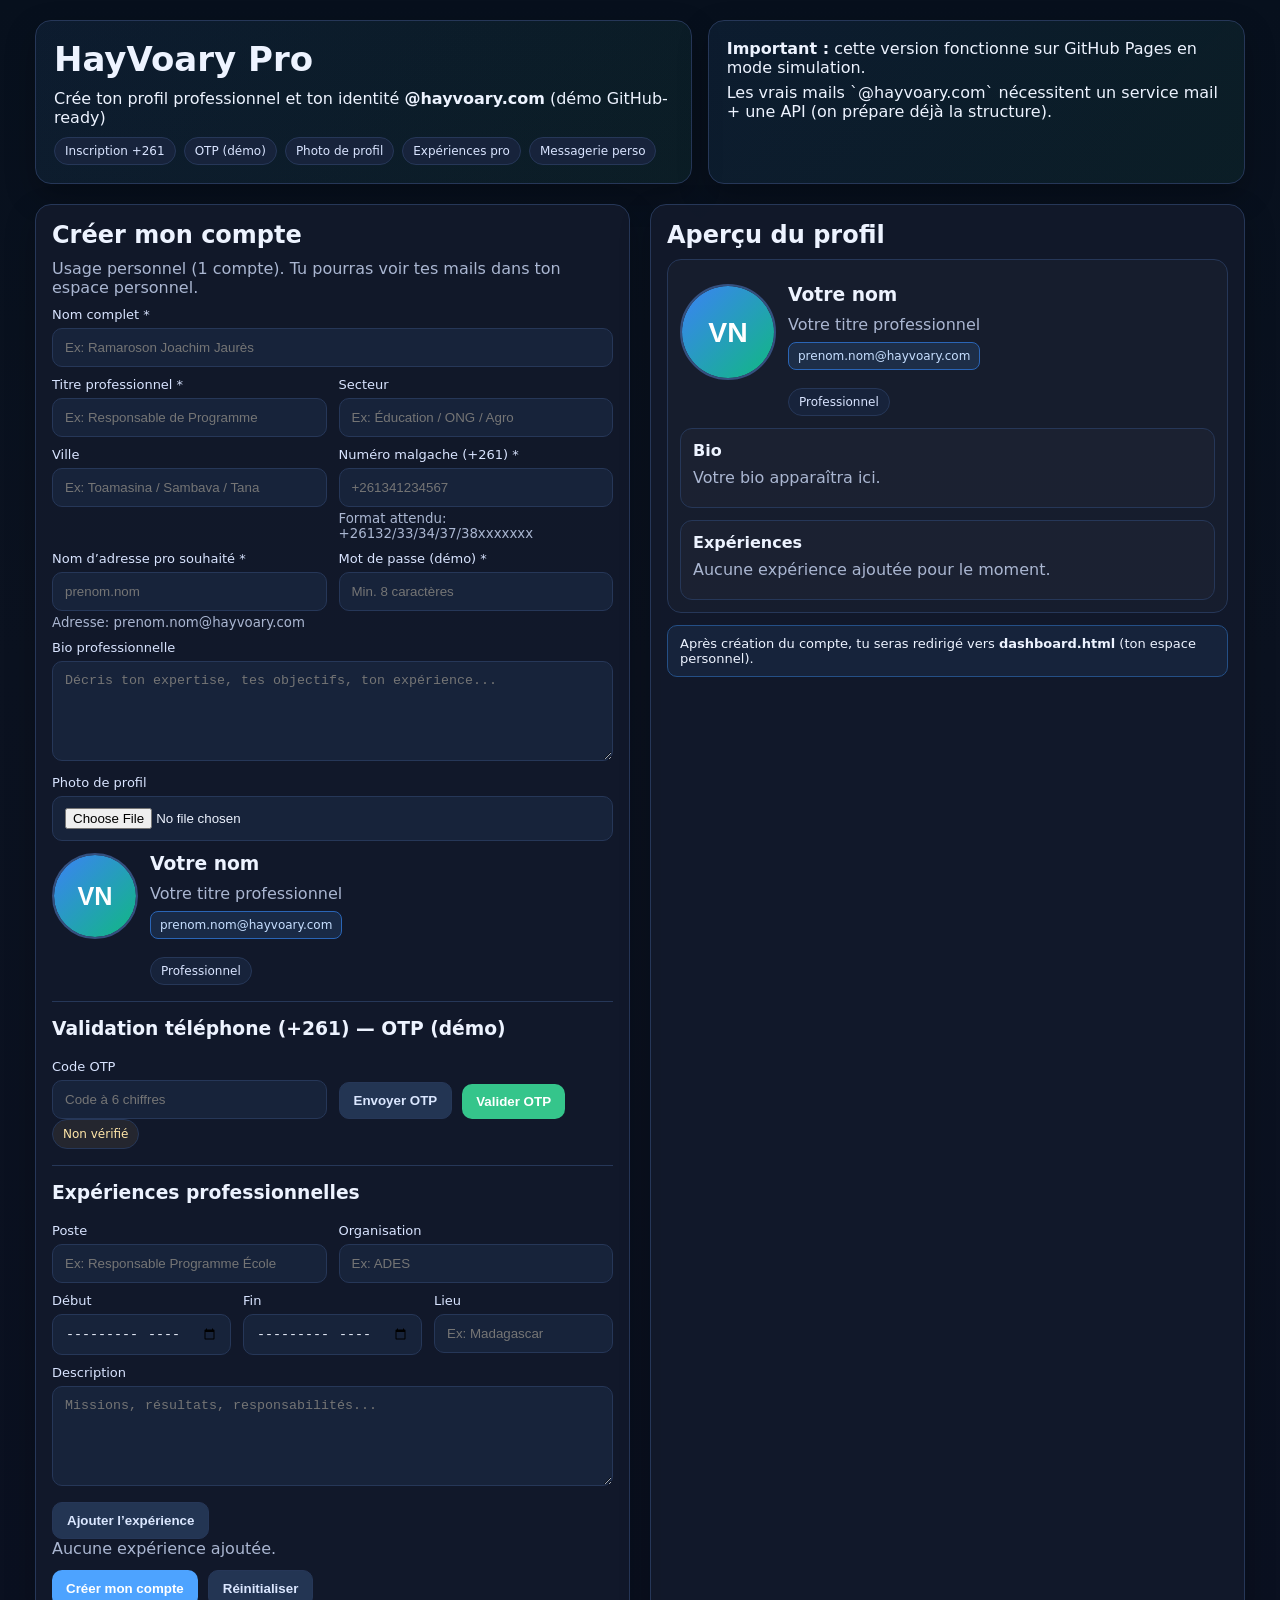
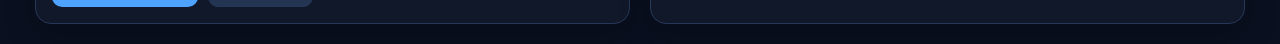
<file: index.html>
<!DOCTYPE html>
<html lang="fr">
<head>
  <meta charset="UTF-8" />
  <meta name="viewport" content="width=device-width, initial-scale=1.0" />
  <title>HayVoary Pro - Inscription</title>
  <link rel="stylesheet" href="style.css" />
</head>
<body>
  <div class="container">
    <header class="hero">
      <div>
        <h1>HayVoary Pro</h1>
        <p>Crée ton profil professionnel et ton identité <strong>@hayvoary.com</strong> (démo GitHub-ready)</p>
        <div class="chips">
          <span class="chip">Inscription +261</span>
          <span class="chip">OTP (démo)</span>
          <span class="chip">Photo de profil</span>
          <span class="chip">Expériences pro</span>
          <span class="chip">Messagerie perso</span>
        </div>
      </div>
      <div class="hero-note">
        <p><strong>Important :</strong> cette version fonctionne sur GitHub Pages en mode simulation.</p>
        <p>Les vrais mails `@hayvoary.com` nécessitent un service mail + une API (on prépare déjà la structure).</p>
      </div>
    </header>

    <main class="grid-2">
      <!-- FORMULAIRE -->
      <section class="card">
        <h2>Créer mon compte</h2>
        <p class="muted">Usage personnel (1 compte). Tu pourras voir tes mails dans ton espace personnel.</p>

        <label>Nom complet *</label>
        <input id="fullName" type="text" placeholder="Ex: Ramaroson Joachim Jaurès" />

        <div class="row">
          <div>
            <label>Titre professionnel *</label>
            <input id="jobTitle" type="text" placeholder="Ex: Responsable de Programme" />
          </div>
          <div>
            <label>Secteur</label>
            <input id="sector" type="text" placeholder="Ex: Éducation / ONG / Agro" />
          </div>
        </div>

        <div class="row">
          <div>
            <label>Ville</label>
            <input id="city" type="text" placeholder="Ex: Toamasina / Sambava / Tana" />
          </div>
          <div>
            <label>Numéro malgache (+261) *</label>
            <input id="phone" type="tel" placeholder="+261341234567" />
            <small id="phoneHelp" class="muted">Format attendu: +26132/33/34/37/38xxxxxxx</small>
          </div>
        </div>

        <div class="row">
          <div>
            <label>Nom d’adresse pro souhaité *</label>
            <input id="emailLocal" type="text" placeholder="prenom.nom" />
            <small class="muted">Adresse: <span id="emailPreview">prenom.nom@hayvoary.com</span></small>
          </div>
          <div>
            <label>Mot de passe (démo) *</label>
            <input id="password" type="password" placeholder="Min. 8 caractères" />
          </div>
        </div>

        <label>Bio professionnelle</label>
        <textarea id="bio" placeholder="Décris ton expertise, tes objectifs, ton expérience..."></textarea>

        <label>Photo de profil</label>
        <input id="avatarInput" type="file" accept="image/*" />

        <div class="preview-card">
          <img id="avatarPreview" class="avatar lg" alt="Aperçu profil" />
          <div>
            <h3 id="previewName">Votre nom</h3>
            <p id="previewTitle" class="muted">Votre titre professionnel</p>
            <p id="previewMail" class="badge">votreadresse@hayvoary.com</p>
            <div class="chips" id="previewChips"></div>
          </div>
        </div>

        <hr />

        <h3>Validation téléphone (+261) — OTP (démo)</h3>
        <div class="row">
          <div>
            <label>Code OTP</label>
            <input id="otpInput" type="text" maxlength="6" placeholder="Code à 6 chiffres" />
          </div>
          <div class="otp-buttons">
            <button class="btn secondary" id="sendOtpBtn" type="button">Envoyer OTP</button>
            <button class="btn success" id="verifyOtpBtn" type="button">Valider OTP</button>
          </div>
        </div>
        <div id="otpStatus" class="status warn">Non vérifié</div>
        <p id="otpDemoMessage" class="muted small"></p>

        <hr />

        <h3>Expériences professionnelles</h3>
        <div class="row">
          <div>
            <label>Poste</label>
            <input id="expRole" type="text" placeholder="Ex: Responsable Programme École" />
          </div>
          <div>
            <label>Organisation</label>
            <input id="expOrg" type="text" placeholder="Ex: ADES" />
          </div>
        </div>
        <div class="row-3">
          <div>
            <label>Début</label>
            <input id="expStart" type="month" />
          </div>
          <div>
            <label>Fin</label>
            <input id="expEnd" type="month" />
          </div>
          <div>
            <label>Lieu</label>
            <input id="expPlace" type="text" placeholder="Ex: Madagascar" />
          </div>
        </div>
        <label>Description</label>
        <textarea id="expDesc" placeholder="Missions, résultats, responsabilités..."></textarea>

        <div class="actions">
          <button class="btn secondary" id="addExpBtn" type="button">Ajouter l’expérience</button>
        </div>

        <div id="experienceList"></div>

        <div class="actions">
          <button class="btn" id="createAccountBtn" type="button">Créer mon compte</button>
          <button class="btn secondary" id="clearFormBtn" type="button">Réinitialiser</button>
        </div>

        <div id="formMessage" class="alert hidden"></div>
      </section>

      <!-- APERCU -->
      <section class="card">
        <h2>Aperçu du profil</h2>
        <div id="liveProfilePreview" class="profile-card-large">
          <div class="profile-header">
            <img id="liveAvatar" class="avatar xl" alt="Profil" />
            <div>
              <h3 id="liveName">Votre nom</h3>
              <p id="liveJob" class="muted">Titre professionnel</p>
              <p id="liveEmail" class="badge">adresse@hayvoary.com</p>
              <div class="chips" id="liveTags"></div>
            </div>
          </div>

          <div class="section-box">
            <h4>Bio</h4>
            <p id="liveBio" class="muted">Votre bio apparaîtra ici.</p>
          </div>

          <div class="section-box">
            <h4>Expériences</h4>
            <div id="liveExpList" class="muted">Aucune expérience ajoutée pour le moment.</div>
          </div>
        </div>

        <div class="alert info">
          Après création du compte, tu seras redirigé vers <strong>dashboard.html</strong> (ton espace personnel).
        </div>
      </section>
    </main>
  </div>

  <script src="app.js"></script>
</body>
</html>
</file>
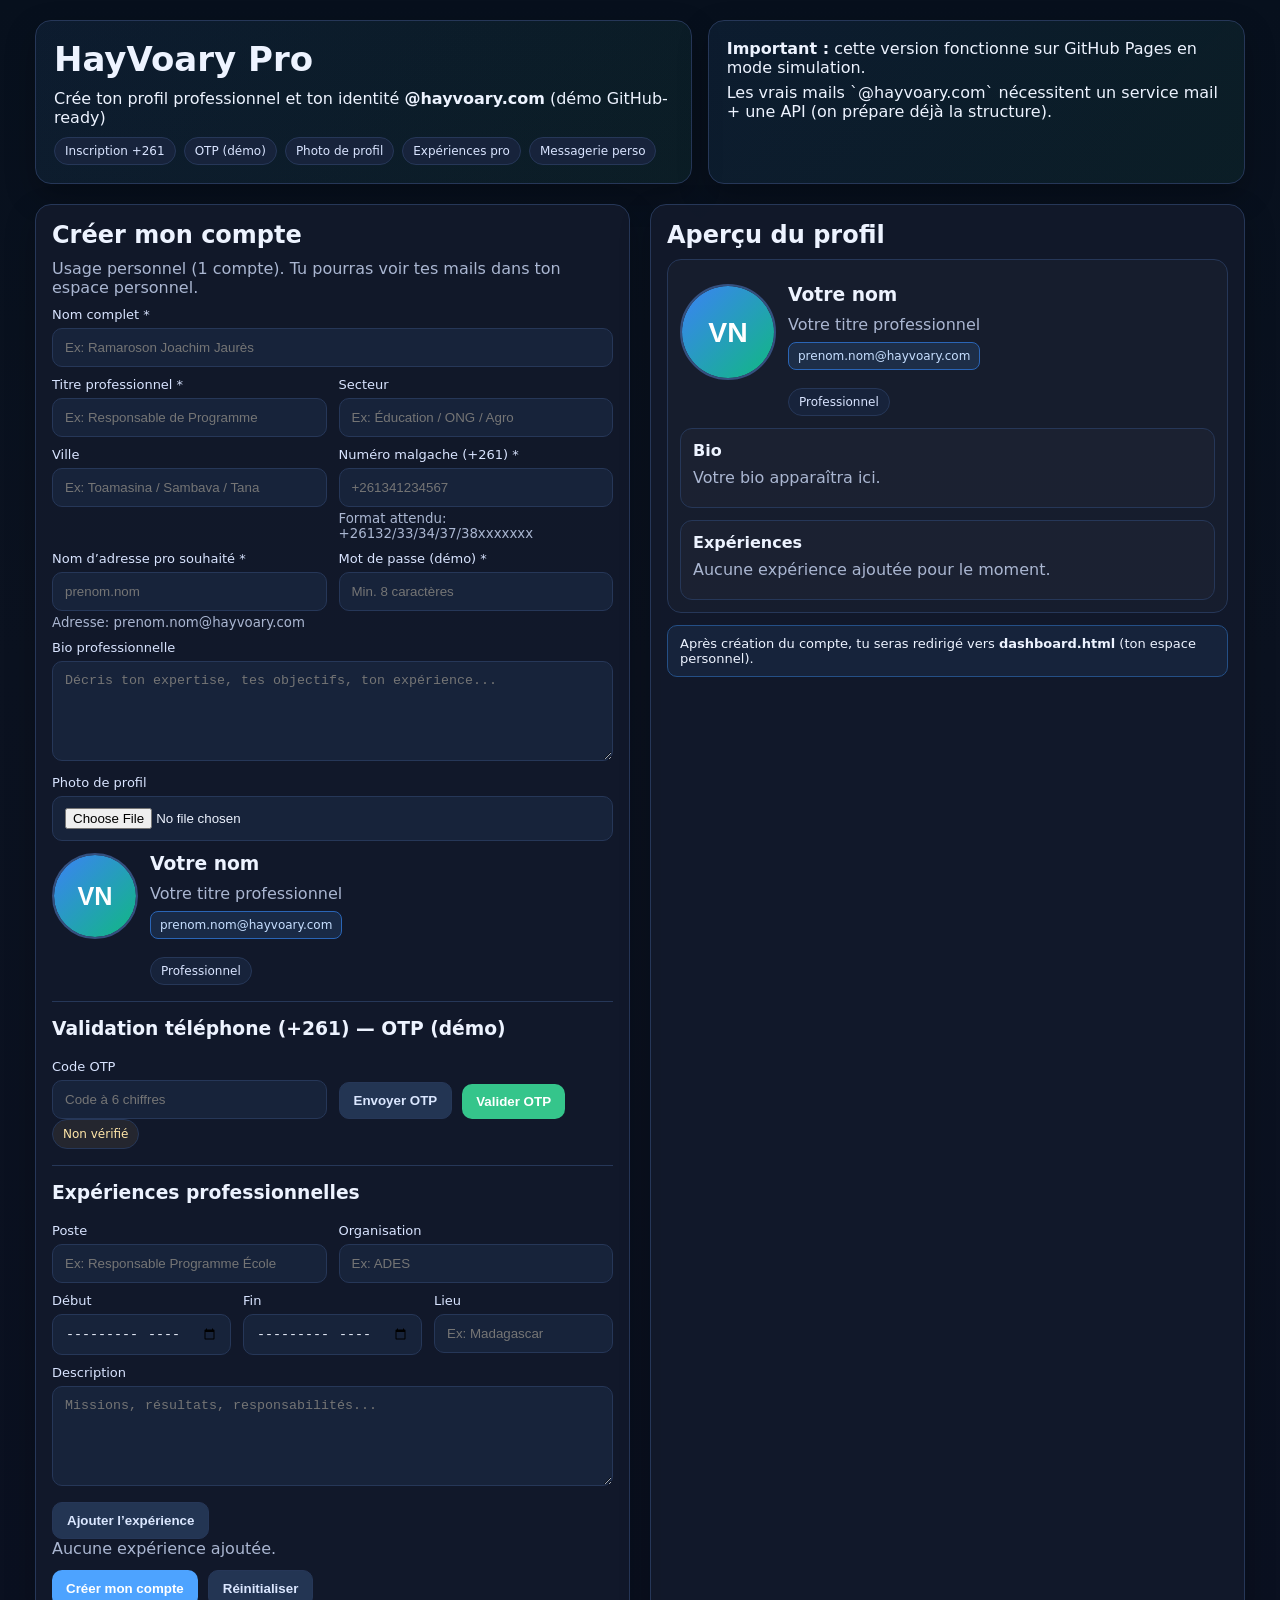
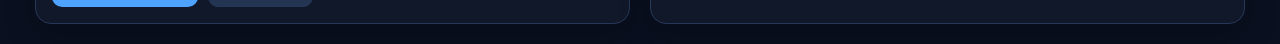
<file: dashboard.html>
<!DOCTYPE html>
<html lang="fr">
<head>
  <meta charset="UTF-8" />
  <meta name="viewport" content="width=device-width, initial-scale=1.0" />
  <title>HayVoary Pro - Espace personnel</title>
  <link rel="stylesheet" href="style.css" />
</head>
<body>
  <div class="container">
    <header class="topbar">
      <div>
        <h1>HayVoary Pro — Espace personnel</h1>
        <p class="muted">Messagerie personnelle + profil professionnel</p>
      </div>
      <div class="actions">
        <button class="btn secondary" id="syncMailsBtn" type="button">Synchroniser (API)</button>
        <button class="btn secondary" id="logoutBtn" type="button">Déconnexion</button>
      </div>
    </header>

    <main class="dashboard-layout">
      <!-- COLONNE GAUCHE PROFIL -->
      <aside class="card sidebar-profile">
        <h2>Mon Profil</h2>
        <div class="profile-header">
          <img id="dashAvatar" class="avatar xl" alt="Photo profil" />
          <div>
            <h3 id="dashName">Nom</h3>
            <p id="dashJob" class="muted">Titre</p>
            <p id="dashEmail" class="badge">@hayvoary.com</p>
          </div>
        </div>

        <div class="section-box">
          <h4>Infos</h4>
          <p><strong>Téléphone :</strong> <span id="dashPhone">-</span></p>
          <p><strong>Ville :</strong> <span id="dashCity">-</span></p>
          <p><strong>Secteur :</strong> <span id="dashSector">-</span></p>
          <p><strong>OTP :</strong> <span id="dashOtp">-</span></p>
        </div>

        <div class="section-box">
          <h4>Bio</h4>
          <p id="dashBio" class="muted">-</p>
        </div>

        <div class="section-box">
          <h4>Expériences</h4>
          <div id="dashExpList"></div>
        </div>
      </aside>

      <!-- COLONNE DROITE MESSAGERIE -->
      <section class="card">
        <div class="mail-header">
          <div>
            <h2>Messagerie</h2>
            <p class="muted small">
              Mode GitHub Pages : simulation locale + possibilité de brancher une API réelle plus tard
            </p>
          </div>
          <button class="btn" id="composeBtn" type="button">Nouveau mail</button>
        </div>

        <div class="mail-layout">
          <!-- Dossiers -->
          <nav class="mail-sidebar">
            <button class="folder-btn active" data-folder="inbox">📥 Réception <span id="countInbox">0</span></button>
            <button class="folder-btn" data-folder="sent">📤 Envoyés <span id="countSent">0</span></button>
            <button class="folder-btn" data-folder="drafts">📝 Brouillons <span id="countDrafts">0</span></button>
            <button class="folder-btn" data-folder="spam">🚫 Spam <span id="countSpam">0</span></button>
            <button class="folder-btn" data-folder="trash">🗑️ Corbeille <span id="countTrash">0</span></button>
          </nav>

          <!-- Liste + lecture -->
          <div class="mail-main">
            <div class="mail-toolbar">
              <input id="mailSearch" type="text" placeholder="Rechercher un mail..." />
              <button class="btn secondary" id="resetSearchBtn" type="button">Reset</button>
            </div>

            <div id="mailList" class="mail-list"></div>

            <div id="mailReader" class="mail-reader hidden">
              <div class="mail-reader-head">
                <h3 id="readSubject">Sujet</h3>
                <div class="mail-reader-actions">
                  <button class="btn secondary" id="markSpamBtn" type="button">Spam</button>
                  <button class="btn secondary" id="markInboxBtn" type="button">Réception</button>
                  <button class="btn secondary" id="restoreBtn" type="button">Restaurer</button>
                  <button class="btn danger" id="deleteMailBtn" type="button">Supprimer</button>
                </div>
              </div>
              <p id="readMeta" class="muted small">De / À / Date</p>
              <hr />
              <div id="readBody"></div>
            </div>
          </div>
        </div>
      </section>
    </main>
  </div>

  <!-- MODAL COMPOSITION -->
  <div id="composeModal" class="modal hidden">
    <div class="modal-card">
      <div class="modal-head">
        <h3>Nouveau mail</h3>
        <button class="icon-btn" id="closeComposeBtn" type="button">✕</button>
      </div>

      <label>À</label>
      <input id="composeTo" type="email" placeholder="exemple@hayvoary.com" />

      <label>Sujet</label>
      <input id="composeSubject" type="text" placeholder="Sujet du message" />

      <label>Message</label>
      <textarea id="composeBody" placeholder="Écris ton message..."></textarea>

      <div class="actions">
        <button class="btn secondary" id="saveDraftBtn" type="button">Enregistrer brouillon</button>
        <button class="btn" id="sendMailBtn" type="button">Envoyer</button>
      </div>
      <div id="composeMessage" class="alert hidden"></div>
    </div>
  </div>

  <script src="app.js"></script>
</body>
</html>
</file>
<file: style.css>
:root{
  --bg:#0b1220;
  --panel:#121a2b;
  --panel2:#17233a;
  --text:#edf3ff;
  --muted:#aab6d1;
  --accent:#4da3ff;
  --accent2:#35c58b;
  --danger:#dc4c5d;
  --warning:#ffcf66;
  --border:#263758;
  --shadow:0 12px 30px rgba(0,0,0,.25);
}

*{box-sizing:border-box}
html,body{margin:0;padding:0}
body{
  font-family: Inter, system-ui, Arial, sans-serif;
  background:linear-gradient(180deg,#07101d,#0b1220 40%,#0a1020);
  color:var(--text);
}

.container{max-width:1250px;margin:auto;padding:20px}
h1,h2,h3,h4{margin:0 0 10px}
p{margin:0 0 8px}
small{display:block;margin-top:4px}
hr{border:0;border-top:1px solid var(--border);margin:16px 0}

.muted{color:var(--muted)}
.small{font-size:12px}
.hidden{display:none!important}

.hero{
  display:grid;
  grid-template-columns: 1.1fr .9fr;
  gap:16px;
  margin-bottom:20px;
}
.hero > div{
  background:linear-gradient(135deg,rgba(77,163,255,.08),rgba(53,197,139,.07));
  border:1px solid var(--border);
  border-radius:16px;
  padding:18px;
  box-shadow: var(--shadow);
}
.hero h1{font-size:clamp(24px,3vw,34px)}
.hero-note p{margin-bottom:6px}

.topbar{
  display:flex;
  justify-content:space-between;
  align-items:flex-start;
  gap:14px;
  margin-bottom:16px;
}

.grid-2{
  display:grid;
  grid-template-columns:1fr 1fr;
  gap:20px;
}

.dashboard-layout{
  display:grid;
  grid-template-columns: 340px 1fr;
  gap:18px;
}

.card{
  background:rgba(18,26,43,.92);
  border:1px solid var(--border);
  border-radius:16px;
  padding:16px;
  box-shadow: var(--shadow);
}

label{
  display:block;
  margin:10px 0 6px;
  font-size:13px;
  color:#d9e4ff;
}
input, textarea, select{
  width:100%;
  background:var(--panel2);
  border:1px solid var(--border);
  color:var(--text);
  border-radius:10px;
  padding:11px 12px;
  outline:none;
}
input:focus, textarea:focus, select:focus{
  border-color:var(--accent);
  box-shadow:0 0 0 3px rgba(77,163,255,.13);
}
textarea{min-height:100px;resize:vertical}

.row{
  display:grid;
  grid-template-columns:1fr 1fr;
  gap:12px;
}
.row-3{
  display:grid;
  grid-template-columns:1fr 1fr 1fr;
  gap:12px;
}

.actions{
  display:flex;
  flex-wrap:wrap;
  gap:10px;
  margin-top:12px;
}
.btn{
  border:none;
  background:var(--accent);
  color:white;
  padding:10px 14px;
  border-radius:10px;
  cursor:pointer;
  font-weight:600;
}
.btn:hover{filter:brightness(1.05)}
.btn.secondary{
  background:#233553;
  border:1px solid var(--border);
  color:#dbe7ff;
}
.btn.success{background:var(--accent2)}
.btn.danger{background:var(--danger)}

.icon-btn{
  border:none;
  background:transparent;
  color:var(--text);
  font-size:18px;
  cursor:pointer;
}

.chips{
  display:flex;
  flex-wrap:wrap;
  gap:8px;
  margin-top:10px;
}
.chip{
  border:1px solid var(--border);
  background:#17233b;
  border-radius:999px;
  padding:6px 10px;
  font-size:12px;
  color:#d9e4ff;
}
.badge{
  display:inline-block;
  padding:6px 9px;
  border-radius:8px;
  border:1px solid #2a65b6;
  background:rgba(77,163,255,.13);
  color:#c7dfff;
  font-size:12px;
}

.preview-card,.profile-header{
  display:flex;
  gap:12px;
  align-items:flex-start;
  margin-top:12px;
}
.avatar{
  border-radius:50%;
  object-fit:cover;
  background:#243753;
  border:2px solid #35507f;
  flex-shrink:0;
}
.avatar.lg{width:86px;height:86px}
.avatar.xl{width:96px;height:96px}

.profile-card-large{
  border:1px solid var(--border);
  border-radius:14px;
  padding:12px;
  background:rgba(255,255,255,.02);
}
.section-box{
  margin-top:12px;
  padding:12px;
  border:1px solid var(--border);
  border-radius:12px;
  background:rgba(255,255,255,.02);
}
.section-box h4{margin-bottom:8px}

.exp-item{
  border:1px solid var(--border);
  border-radius:12px;
  padding:12px;
  margin-top:10px;
  background:rgba(255,255,255,.02);
}
.exp-item .head{
  display:flex;
  justify-content:space-between;
  gap:8px;
  align-items:center;
}
.exp-item .title{font-weight:700}
.exp-item .meta{font-size:12px;color:var(--muted)}

.alert{
  margin-top:12px;
  padding:10px 12px;
  border-radius:10px;
  border:1px solid var(--border);
  background:rgba(255,255,255,.02);
  font-size:13px;
}
.alert.info{border-color:#244f86;background:rgba(77,163,255,.08)}
.alert.success{border-color:#1b7d5c;background:rgba(53,197,139,.1);color:#c9ffe9}
.alert.error{border-color:#893646;background:rgba(220,76,93,.1);color:#ffd5db}

.status{
  display:inline-flex;
  align-items:center;
  gap:8px;
  padding:7px 10px;
  border-radius:999px;
  border:1px solid var(--border);
  font-size:12px;
}
.status.warn{background:rgba(255,207,102,.08);color:#ffe6a8}
.status.ok{background:rgba(53,197,139,.08);color:#ccffed}
.status.error{background:rgba(220,76,93,.08);color:#ffd7dd}

.otp-buttons{
  display:flex;
  align-items:flex-end;
  gap:10px;
  margin-top:26px;
}

.sidebar-profile{
  position:sticky;
  top:14px;
  align-self:start;
  max-height:calc(100vh - 40px);
  overflow:auto;
}

/* MAIL */
.mail-header{
  display:flex;
  justify-content:space-between;
  gap:10px;
  align-items:flex-start;
}

.mail-layout{
  display:grid;
  grid-template-columns:220px 1fr;
  gap:14px;
  margin-top:12px;
}

.mail-sidebar{
  border:1px solid var(--border);
  border-radius:12px;
  padding:10px;
  background:rgba(255,255,255,.02);
  display:flex;
  flex-direction:column;
  gap:8px;
  height:fit-content;
}
.folder-btn{
  width:100%;
  display:flex;
  justify-content:space-between;
  align-items:center;
  gap:10px;
  padding:10px;
  border-radius:10px;
  border:1px solid var(--border);
  background:#17233b;
  color:#e9f1ff;
  cursor:pointer;
}
.folder-btn.active{
  border-color:#3c7ed7;
  background:rgba(77,163,255,.14);
}

.mail-main{
  display:flex;
  flex-direction:column;
  gap:12px;
}
.mail-toolbar{
  display:flex;
  gap:8px;
}
.mail-toolbar input{flex:1}

.mail-list{
  display:grid;
  gap:8px;
  min-height:120px;
}
.mail-item{
  border:1px solid var(--border);
  border-radius:12px;
  padding:10px;
  background:rgba(255,255,255,.02);
  cursor:pointer;
}
.mail-item:hover{border-color:#3b73c9}
.mail-item.unread{
  background:rgba(77,163,255,.06);
  border-color:#335b9d;
}
.mail-item-top{
  display:flex;
  justify-content:space-between;
  gap:10px;
  align-items:center;
  margin-bottom:4px;
}
.mail-item .from{
  font-weight:600;
  font-size:13px;
}
.mail-item .date{
  font-size:12px;
  color:var(--muted);
}
.mail-item .subject{
  font-weight:700;
}
.mail-item .snippet{
  color:var(--muted);
  font-size:13px;
  margin-top:3px;
}

.mail-reader{
  border:1px solid var(--border);
  border-radius:12px;
  padding:12px;
  background:rgba(255,255,255,.02);
}
.mail-reader-head{
  display:flex;
  justify-content:space-between;
  gap:10px;
  align-items:flex-start;
}
.mail-reader-actions{
  display:flex;
  gap:8px;
  flex-wrap:wrap;
}
#readBody{
  white-space:pre-wrap;
  line-height:1.5;
}

/* MODAL */
.modal{
  position:fixed;
  inset:0;
  background:rgba(0,0,0,.6);
  display:flex;
  align-items:center;
  justify-content:center;
  padding:16px;
  z-index:1000;
}
.modal-card{
  width:min(720px,100%);
  background:var(--panel);
  border:1px solid var(--border);
  border-radius:14px;
  padding:14px;
  box-shadow: var(--shadow);
}
.modal-head{
  display:flex;
  justify-content:space-between;
  align-items:center;
  margin-bottom:8px;
}

@media (max-width: 1024px){
  .dashboard-layout{grid-template-columns:1fr}
  .sidebar-profile{position:static;max-height:none}
}

@media (max-width: 900px){
  .hero,.grid-2,.mail-layout,.row,.row-3{grid-template-columns:1fr}
  .topbar,.mail-header{flex-direction:column;align-items:stretch}
  .otp-buttons{margin-top:0}
}
</file>
